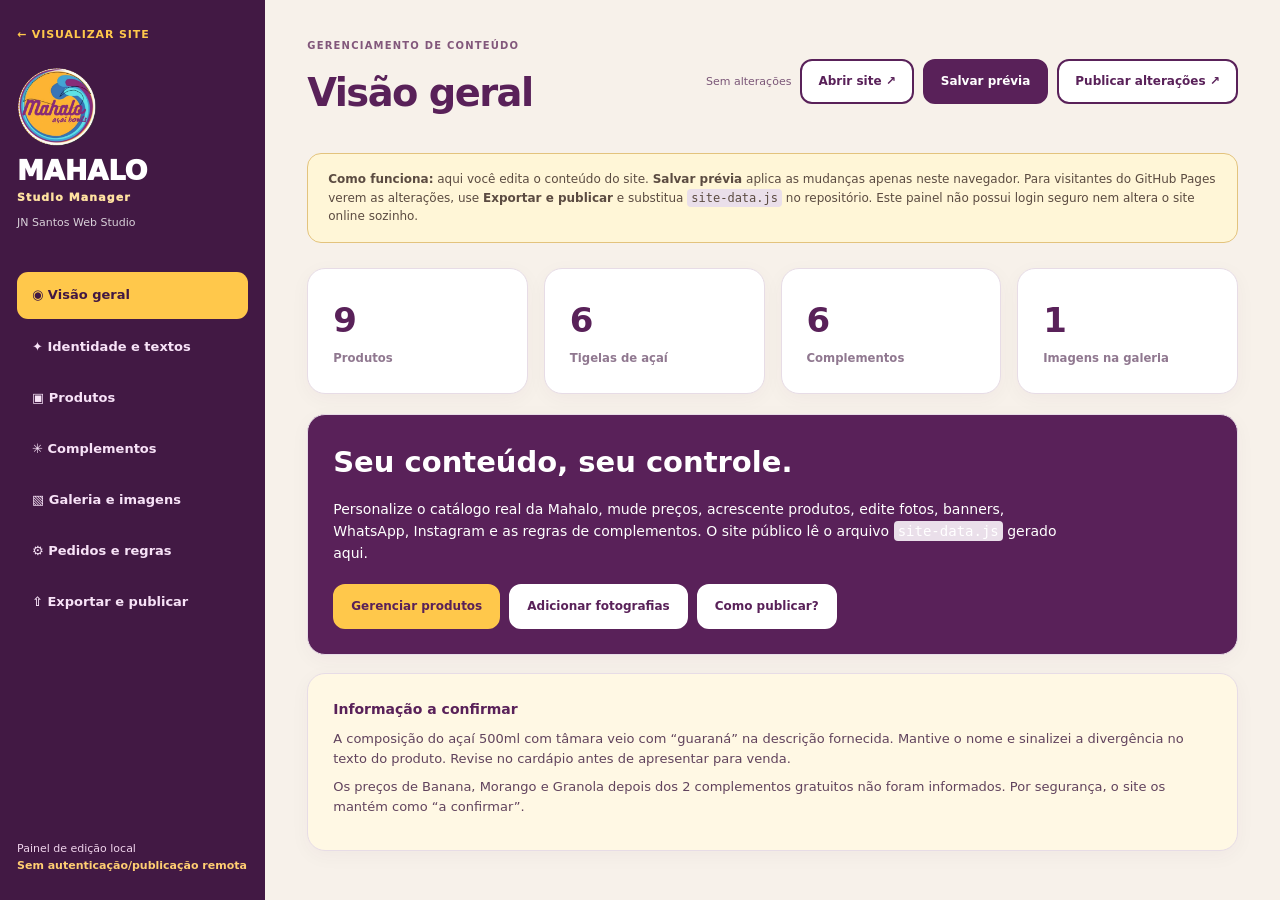
<file: admin.html>
<!doctype html><html lang="pt-BR"><head><meta charset="UTF-8"><meta name="viewport" content="width=device-width,initial-scale=1"><meta name="robots" content="noindex,nofollow"><title>Painel de Edição · Mahalo | JN Santos</title><link rel="icon" href="assets/mahalo-logo.png"><link rel="stylesheet" href="admin.css"></head>
<body>
<div class="admin-shell"><aside class="sidebar"><a href="index.html" class="back">← VISUALIZAR SITE</a><img src="assets/mahalo-logo.png" alt="Logo Mahalo" class="admin-logo"><h1>MAHALO<span>Studio Manager</span></h1><p>JN Santos Web Studio</p><nav id="adminTabs" aria-label="Seções do painel"><button class="active" data-tab="overview">◉ Visão geral</button><button data-tab="brand">✦ Identidade e textos</button><button data-tab="products">▣ Produtos</button><button data-tab="toppings">✳ Complementos</button><button data-tab="gallery">▧ Galeria e imagens</button><button data-tab="rules">⚙ Pedidos e regras</button><button data-tab="publish">⇧ Exportar e publicar</button></nav><div class="sidebar-foot">Painel de edição local<br><strong>Sem autenticação/publicação remota</strong></div></aside>
<main class="admin-main"><header class="admin-header"><div><span id="locationText">GERENCIAMENTO DE CONTEÚDO</span><h2 id="panelTitle">Visão geral</h2></div><div class="header-actions"><span class="draft-dot" id="draftState">Sem alterações</span><a href="index.html" target="_blank" rel="noopener" class="button-quiet">Abrir site ↗</a><button type="button" id="savePreview" class="button-dark">Salvar prévia</button><button type="button" class="button-quiet" data-goto="publish">Publicar alterações ↗</button></div></header>
<section class="info-alert"><strong>Como funciona:</strong> aqui você edita o conteúdo do site. <b>Salvar prévia</b> aplica as mudanças apenas neste navegador. Para visitantes do GitHub Pages verem as alterações, use <b>Exportar e publicar</b> e substitua <code>site-data.js</code> no repositório. Este painel não possui login seguro nem altera o site online sozinho.</section>
<section class="panel active" id="panel-overview"><div class="stats" id="stats"></div><div class="welcome-card"><h3>Seu conteúdo, seu controle.</h3><p>Personalize o catálogo real da Mahalo, mude preços, acrescente produtos, edite fotos, banners, WhatsApp, Instagram e as regras de complementos. O site público lê o arquivo <code>site-data.js</code> gerado aqui.</p><div class="action-inline"><button class="button-dark" data-goto="products">Gerenciar produtos</button><button class="button-quiet" data-goto="gallery">Adicionar fotografias</button><button class="button-quiet" data-goto="publish">Como publicar?</button></div></div><div class="attention"><strong>Informação a confirmar</strong><p>A composição do açaí 500ml com tâmara veio com “guaraná” na descrição fornecida. Mantive o nome e sinalizei a divergência no texto do produto. Revise no cardápio antes de apresentar para venda.</p><p>Os preços de Banana, Morango e Granola depois dos 2 complementos gratuitos não foram informados. Por segurança, o site os mantém como “a confirmar”.</p></div></section>
<section class="panel" id="panel-brand"><p class="panel-intro">Edite marca, textos, cores e links. Alterações na aparência geral podem exigir revisão visual.</p><div id="brandFields" class="form-columns"></div></section>
<section class="panel" id="panel-products"><div class="section-toolbar"><p>Gerencie os 9 produtos enviados, inclua novos, pause a exibição e substitua fotos.</p><button class="button-dark" id="newProduct">+ Novo produto</button></div><div id="productEditors"></div></section>
<section class="panel" id="panel-toppings"><div class="section-toolbar"><p>Os complementos valem para todas as tigelas de açaí. Preço vazio significa “extra a confirmar”.</p><button class="button-dark" id="newTopping">+ Novo complemento</button></div><div id="toppingEditors"></div></section>
<section class="panel" id="panel-gallery"><div class="section-toolbar"><p>Adicione imagens de produtos, da loja e do universo Mahalo. Arquivos escolhidos ficam dentro do <code>site-data.js</code> exportado.</p><button class="button-dark" id="newGallery">+ Nova imagem</button></div><div id="galleryEditors"></div></section>
<section class="panel" id="panel-rules"><div class="form-columns" id="rulesFields"></div><div class="attention"><strong>Sobre os valores</strong><p>Por padrão, os primeiros dois acompanhamentos são gratuitos e o preço extra informado só é aplicado às unidades além das duas incluídas. É uma interpretação operacional do texto enviado, e deve ser validada com a Mahalo. O checkout continua sendo via WhatsApp, sem cobrança online.</p></div></section>
<section class="panel" id="panel-publish"><div class="publish-grid"><article class="publish-card"><span>01</span><h3>Salvar sua prévia</h3><p>Veja as alterações no site no <strong>mesmo navegador</strong>, sem afetar os visitantes.</p><button class="button-dark" id="savePreview2">Salvar e abrir prévia ↗</button></article><article class="publish-card"><span>02</span><h3>Baixar arquivo para publicar</h3><p>Substitua o arquivo <code>site-data.js</code> na raiz do repositório do GitHub.</p><button class="button-dark" id="downloadJs">Baixar site-data.js</button><button class="button-quiet" id="downloadJson">Backup JSON</button></article><article class="publish-card"><span>03</span><h3>Restaurar/importar backup</h3><p>Importe um backup para continuar editando ou volte ao conteúdo atualmente publicado.</p><label class="import-label">Importar arquivo JSON<input type="file" accept=".json,application/json" id="importData"></label><button class="button-quiet" id="restoreDefault">Restaurar dados publicados</button></article></div><div class="howto"><h3>Publicação no GitHub Pages</h3><ol><li>Baixe o <code>site-data.js</code> atualizado.</li><li>Abra seu repositório no GitHub e selecione o arquivo <code>site-data.js</code>.</li><li>Use <strong>Upload files</strong> para substituir o arquivo, ou faça commit pelo computador.</li><li>Aguarde a execução do GitHub Pages. Atualize o site público para ver a nova versão.</li></ol><p><strong>Importante:</strong> nunca coloque tokens, senhas ou credenciais do GitHub no arquivo do site ou neste painel. Administração protegida com publicação direta exigirá backend e autenticação reais.</p></div></section>
</main></div>
<div id="adminToast" class="admin-toast" role="status"></div><script src="site-data.js"></script><script src="admin.js"></script></body></html>
</file>
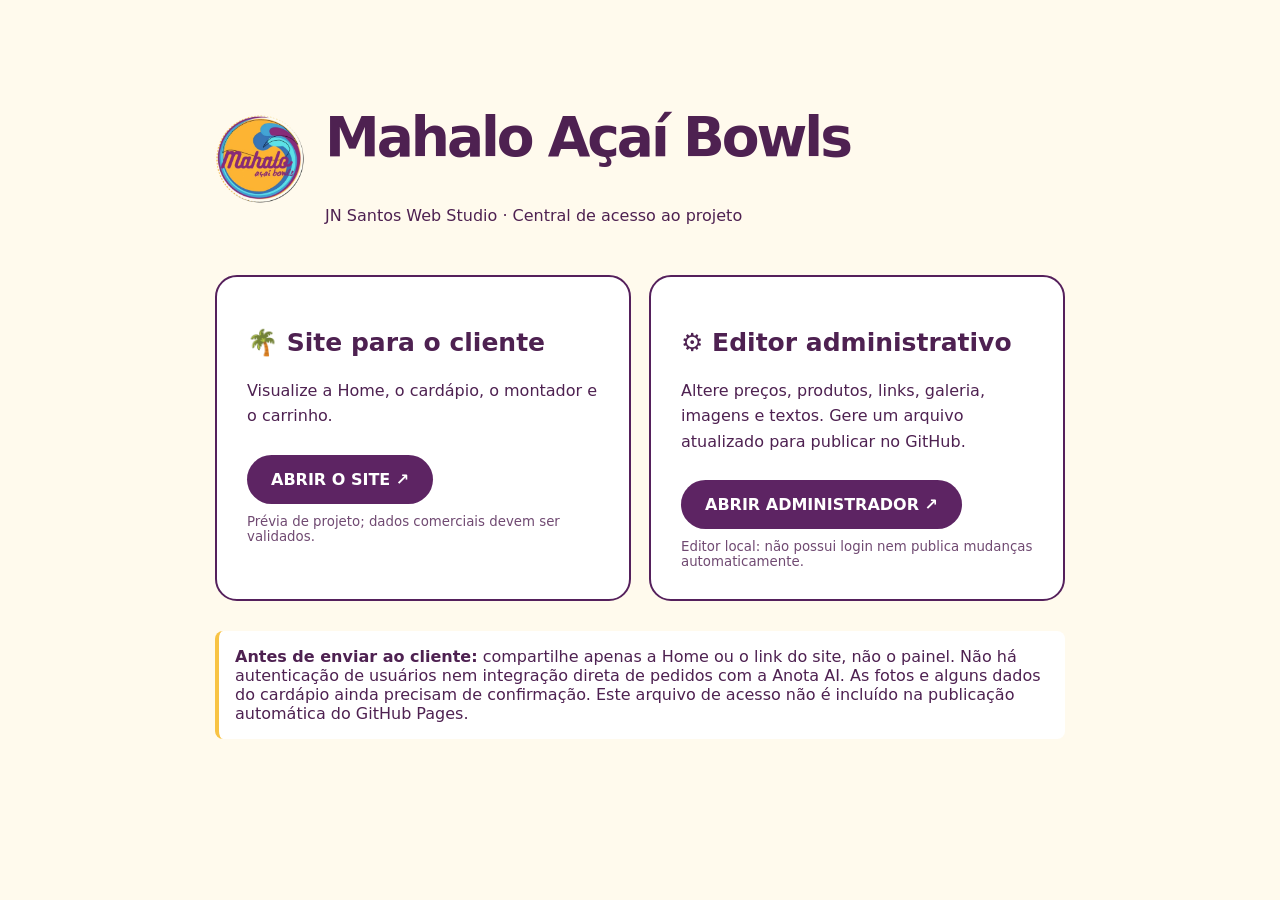
<file: INICIAR_AQUI.html>
<!doctype html><html lang="pt-BR"><head><meta charset="utf-8"><meta name="viewport" content="width=device-width,initial-scale=1"><meta name="robots" content="noindex,nofollow"><title>Mahalo • Acessos ao projeto</title><style>:root{font-family:system-ui,Segoe UI,Arial,sans-serif;color:#4e2151;background:#fffaed}*{box-sizing:border-box}body{margin:0;padding:clamp(24px,7vw,72px)}main{max-width:850px;margin:0 auto}header{display:flex;gap:20px;align-items:center}img{width:90px;height:90px;object-fit:contain}h1{font-size:clamp(30px,5vw,55px);line-height:1.05;letter-spacing:-.055em}p{line-height:1.6}section{display:grid;grid-template-columns:1fr 1fr;gap:18px;margin:30px 0}article{border:2px solid #55205c;background:#fff;border-radius:22px;padding:30px}h2{font-size:25px}a{display:inline-flex;background:#5d2463;color:white;font-weight:700;text-decoration:none;border-radius:100px;padding:15px 24px;margin:10px 0 0}small{display:block;color:#704a72;margin-top:10px}.warn{border-left:4px solid #f8c344;padding:16px;background:white;border-radius:8px}@media(max-width:640px){section{grid-template-columns:1fr}article{padding:22px}}</style></head><body><main><header><img src="assets/mahalo-logo.png" alt="Logo Mahalo"><div><h1>Mahalo Açaí Bowls</h1><p>JN Santos Web Studio · Central de acesso ao projeto</p></div></header><section><article><h2>🌴 Site para o cliente</h2><p>Visualize a Home, o cardápio, o montador e o carrinho.</p><a href="index.html">ABRIR O SITE ↗</a><small>Prévia de projeto; dados comerciais devem ser validados.</small></article><article><h2>⚙ Editor administrativo</h2><p>Altere preços, produtos, links, galeria, imagens e textos. Gere um arquivo atualizado para publicar no GitHub.</p><a href="admin.html">ABRIR ADMINISTRADOR ↗</a><small>Editor local: não possui login nem publica mudanças automaticamente.</small></article></section><div class="warn"><strong>Antes de enviar ao cliente:</strong> compartilhe apenas a Home ou o link do site, não o painel. Não há autenticação de usuários nem integração direta de pedidos com a Anota AI. As fotos e alguns dados do cardápio ainda precisam de confirmação. Este arquivo de acesso não é incluído na publicação automática do GitHub Pages.</div></main></body></html>
</file>
<file: admin.css>
:root{--purple:#592159;--yellow:#ffc84b;--bg:#f7f1ea;--text:#312035;--border:#e7dce6}*{box-sizing:border-box}body{margin:0;background:var(--bg);color:var(--text);font:14px/1.55 system-ui,-apple-system,'Segoe UI',sans-serif}button,input,textarea,select{font:inherit}button{cursor:pointer}a{text-decoration:none;color:inherit}.admin-shell{display:grid;grid-template-columns:265px 1fr;min-height:100vh}.sidebar{background:#421944;color:#fff;padding:26px 17px;position:sticky;top:0;height:100vh;display:flex;flex-direction:column;overflow:auto}.back{font-weight:800;font-size:11px;letter-spacing:.08em;color:#ffc84b}.admin-logo{width:80px;margin:24px 0 10px}.sidebar h1{font-size:27px;line-height:1;margin:0;font-weight:950}.sidebar h1 span{display:block;font-size:11px;letter-spacing:.1em;color:#ffe1a0;margin-top:8px}.sidebar>p{font-size:11px;opacity:.8}.sidebar nav{display:grid;gap:5px;margin-top:30px}.sidebar nav button{background:none;border:0;color:#f7e2f7;text-align:left;padding:13px 15px;font-size:13px;font-weight:700;border-radius:11px}.sidebar nav button.active,.sidebar nav button:hover{background:#ffc84b;color:#411743}.sidebar-foot{margin-top:auto;padding-top:25px;color:#f0d4ec;font-size:11px}.sidebar-foot strong{color:#ffce72}.admin-main{padding:34px clamp(20px,3.3vw,68px);max-width:1500px;width:100%}.admin-header{display:flex;align-items:center;justify-content:space-between;gap:15px;margin-bottom:24px}.admin-header span#locationText{color:#82577b;letter-spacing:.12em;font-size:10px;font-weight:900}.admin-header h2{font-size:clamp(25px,3vw,40px);margin:7px 0;color:var(--purple);letter-spacing:-.04em}.header-actions{display:flex;align-items:center;gap:9px;flex-wrap:wrap}.draft-dot{font-size:11px;color:#7b5778}.button-dark,.button-quiet,.import-label{border:2px solid var(--purple);border-radius:12px;padding:11px 16px;font-size:12px;font-weight:850;display:inline-flex;gap:6px;align-items:center;justify-content:center}.button-dark{background:var(--purple);color:#fff}.button-quiet{background:#fff;color:var(--purple)}.button-dark:hover,.button-quiet:hover{transform:translateY(-1px)}.info-alert{background:#fff6d7;border:1px solid #e3c37d;padding:16px 20px;border-radius:14px;margin-bottom:25px;font-size:12px;color:#5b4b41}.info-alert code,code{font-family:ui-monospace,Consolas,monospace;background:#eadfea;padding:2px 4px;border-radius:4px}.panel{display:none}.panel.active{display:block}.panel-intro{color:#705b70;margin-bottom:25px}.stats{display:grid;grid-template-columns:repeat(4,minmax(0,1fr));gap:16px}.stat,.welcome-card,.attention,.editor-card,.publish-card,.howto,.admin-group{background:#fff;border:1px solid var(--border);border-radius:18px;padding:25px;box-shadow:0 5px 20px #4422470a}.stat b{font-size:34px;color:var(--purple);display:block}.stat small{color:#907890;font-weight:700}.welcome-card{margin-top:20px;background:var(--purple);color:#fff}.welcome-card h3{font-size:29px;margin:0 0 12px}.welcome-card p{max-width:730px}.action-inline{display:flex;gap:9px;flex-wrap:wrap;margin-top:20px}.welcome-card .button-quiet{border-color:white}.welcome-card .button-dark{background:var(--yellow);border-color:var(--yellow);color:var(--purple)}.attention{margin-top:18px;background:#fff8e4;color:#61435d}.attention strong{color:var(--purple)}.attention p{margin:8px 0;font-size:13px}.form-columns{display:grid;grid-template-columns:repeat(2,minmax(0,1fr));gap:18px}.admin-group h3{margin:0 0 14px;color:var(--purple);font-size:19px}.edit-field{display:block;margin:13px 0}.edit-field span{display:block;font-size:12px;font-weight:850;color:#62415e;margin-bottom:6px}.edit-field input,.edit-field textarea,.edit-field select{display:block;width:100%;background:white;border:1px solid #d7c8d5;border-radius:10px;min-height:43px;padding:10px 12px;outline-color:#772f7b}.edit-field textarea{min-height:95px}.editor-card{margin:0 0 15px;padding:20px}.editor-summary{display:flex;align-items:center;gap:12px}.editor-summary img{width:65px;height:65px;object-fit:cover;border-radius:13px;background:#fae5b5}.editor-summary h3{margin:0;color:var(--purple);font-size:17px}.editor-summary p{margin:3px 0 0;color:#746074;font-size:12px}.editor-actions{margin-left:auto;display:flex;gap:7px}.editor-actions button{border-radius:9px;border:1px solid #cdb3c9;padding:9px 12px;background:#fff;color:var(--purple);font-weight:850}.editor-actions button.delete{color:#ad2442}.editor-fields{display:grid;grid-template-columns:1fr 1fr;gap:0 18px;margin-top:15px;padding-top:14px;border-top:1px solid #efe6ed}.editor-fields .full{grid-column:1/-1}.editor-fields .checkbox-field{display:flex;align-items:center;gap:10px;font-size:13px;font-weight:700}.editor-fields .checkbox-field input{width:18px;height:18px}.image-tools{display:flex;gap:10px;flex-wrap:wrap;align-items:center}.image-tools input[type=file]{max-width:100%;font-size:11px}.img-note{font-size:11px;color:#857187;display:block;margin-top:4px}.section-toolbar{display:flex;align-items:center;justify-content:space-between;gap:15px;margin-bottom:22px}.section-toolbar p{max-width:620px;color:#6d5a6d}.publish-grid{display:grid;grid-template-columns:repeat(3,minmax(0,1fr));gap:15px}.publish-card>span{color:#8f528e;font-weight:950}.publish-card h3{font-size:21px;color:var(--purple);margin:10px 0}.publish-card p{min-height:68px;font-size:12px}.publish-card button,.import-label{margin:5px 0;display:flex;width:100%}.import-label input{max-width:130px;font-size:10px}.howto{margin-top:20px}.howto h3{color:var(--purple)}.howto li{margin:10px 0}.admin-toast{position:fixed;right:20px;bottom:20px;background:#311332;color:white;border-radius:10px;padding:15px 20px;box-shadow:0 15px 40px #31133255;display:none;z-index:100}.admin-toast.show{display:block}@media(max-width:1050px){.admin-shell{grid-template-columns:1fr}.sidebar{height:auto;position:static;display:block}.sidebar nav{display:flex;overflow:auto;padding-bottom:5px;margin-top:10px}.sidebar nav button{white-space:nowrap}.sidebar-foot,.sidebar>p,.admin-logo{display:none}.sidebar h1{font-size:20px;margin-top:12px}.admin-main{padding:22px}.stats,.publish-grid{grid-template-columns:repeat(2,minmax(0,1fr))}}@media(max-width:650px){.admin-header{display:block}.header-actions{margin-top:18px}.stats,.form-columns,.publish-grid,.editor-fields{grid-template-columns:1fr}.editor-summary{flex-wrap:wrap}.editor-actions{margin-left:0;width:100%}.editor-actions button{flex:1}.editor-fields .full{grid-column:1}.section-toolbar{display:block}.section-toolbar button{width:100%}}
</file>
